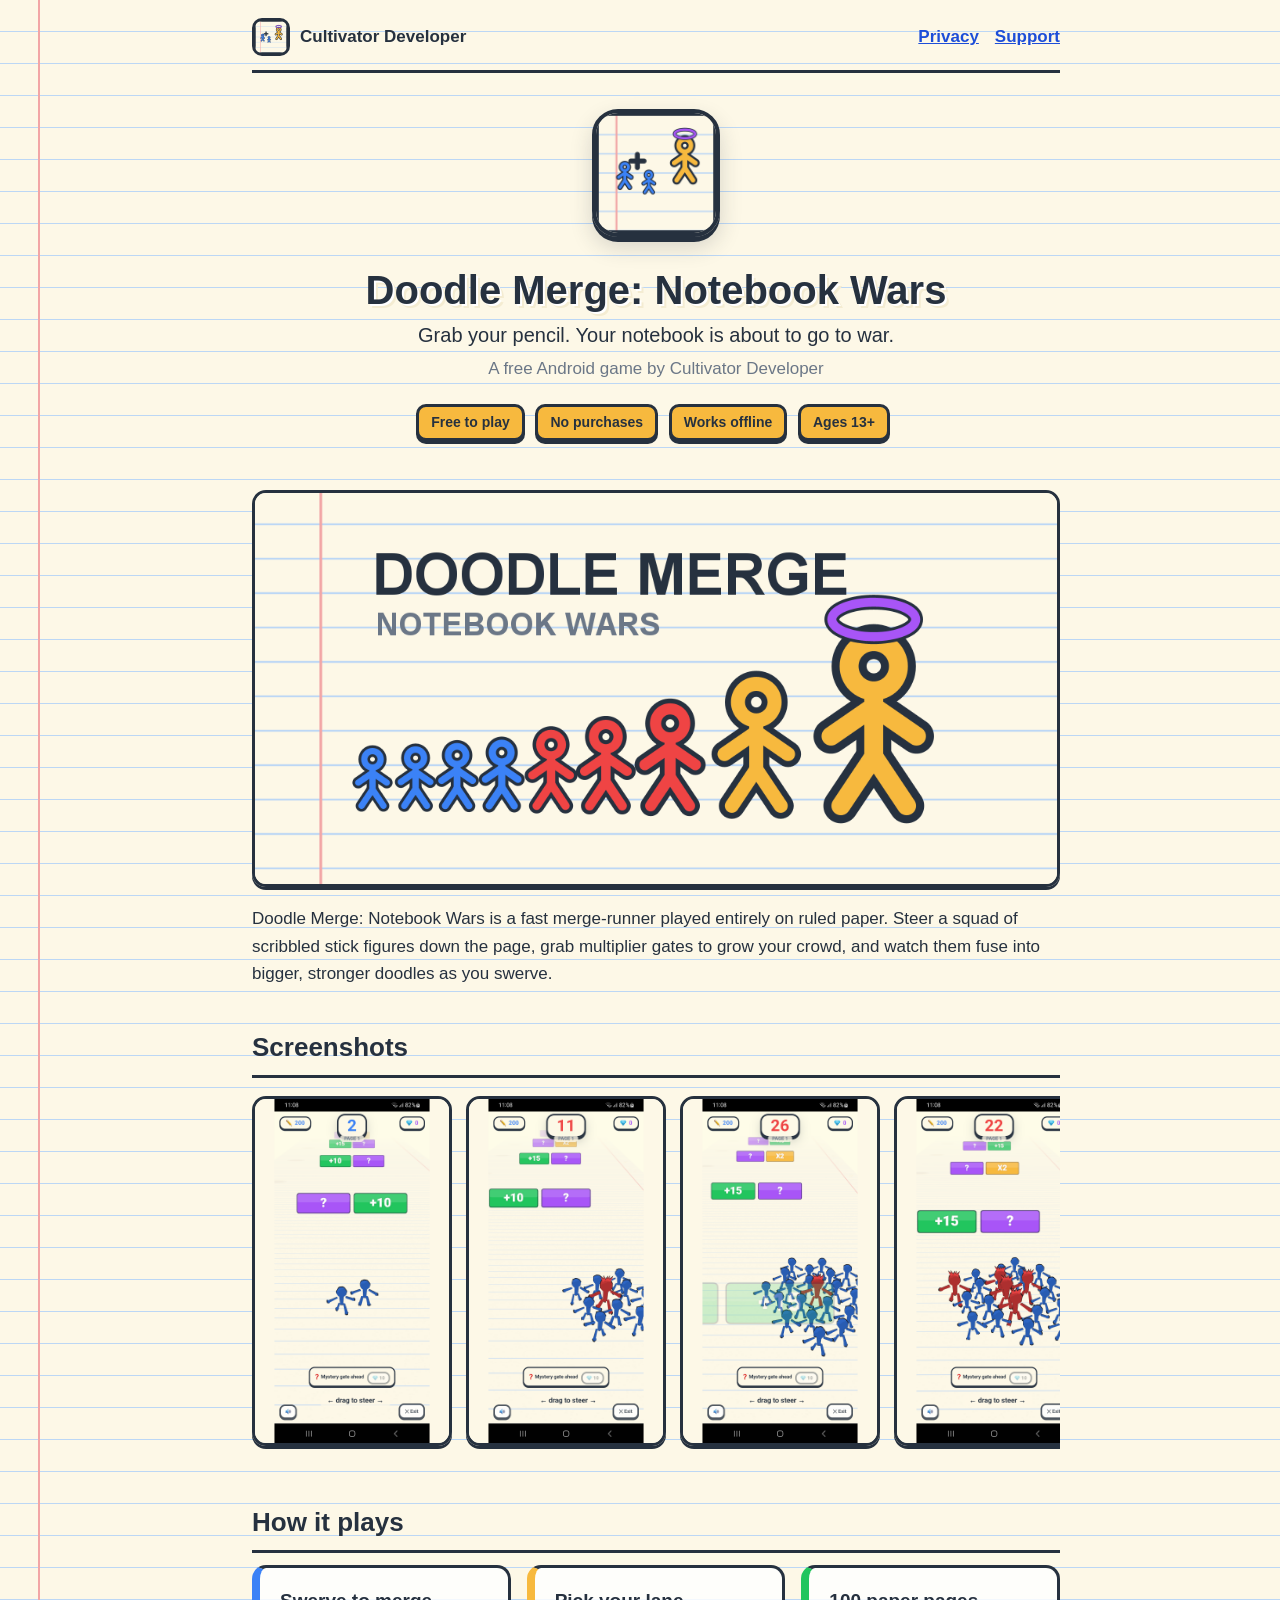
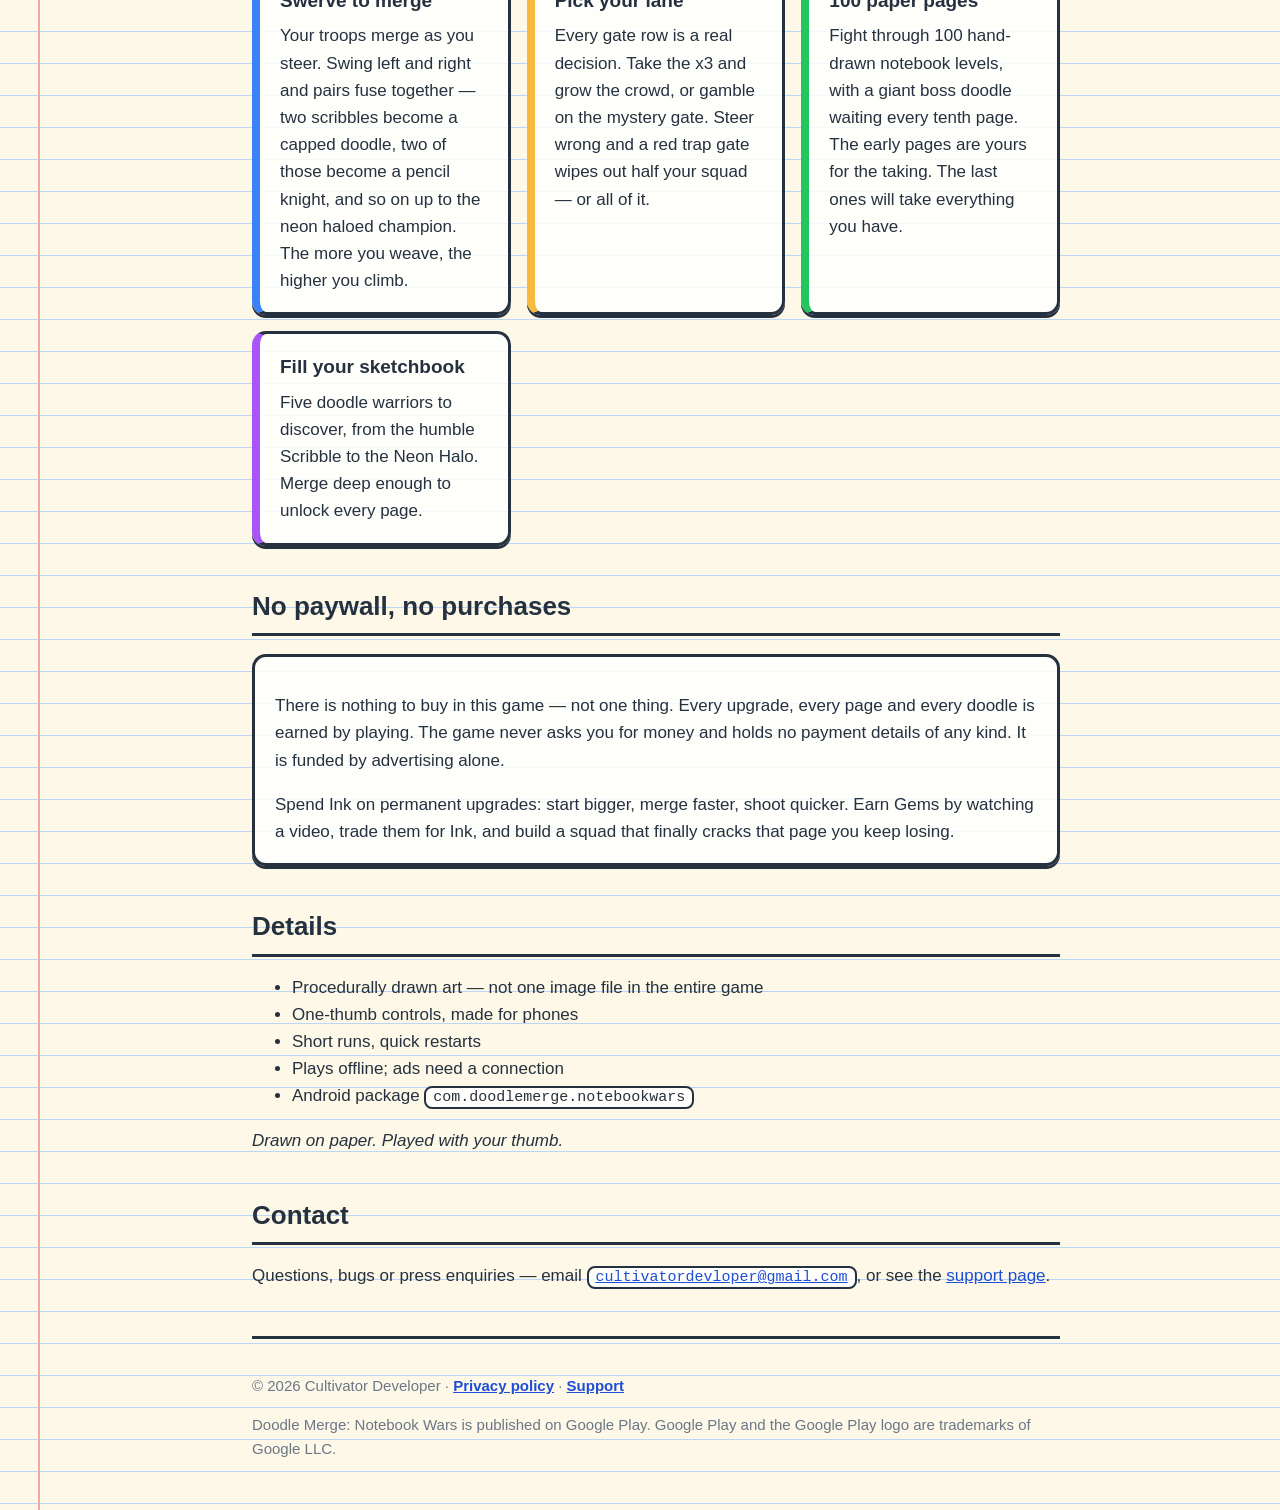
<file: index.html>
<!DOCTYPE html>
<html lang="en">
<head>
<meta charset="utf-8" />
<meta name="viewport" content="width=device-width, initial-scale=1" />
<title>Doodle Merge: Notebook Wars — Cultivator Developer</title>
<meta name="description" content="Doodle Merge: Notebook Wars is a free merge-runner played entirely on ruled paper. Merge stick figures into an army and battle across 100 hand-drawn pages. No purchases, ever." />
<meta name="theme-color" content="#fdf8e7" />
<link rel="icon" href="assets/icon-512.png" />
<link rel="stylesheet" href="assets/site.css" />
</head>
<body>
<div class="wrap">

  <header class="topbar">
    <a class="brand" href="./">
      <img src="assets/icon-512.png" alt="" />
      <span>Cultivator Developer</span>
    </a>
    <nav>
      <a href="privacy/">Privacy</a>
      <a href="support/">Support</a>
    </nav>
  </header>

  <main>
    <section class="hero">
      <img class="icon" src="assets/icon-512.png" alt="Doodle Merge: Notebook Wars app icon" />
      <h1>Doodle Merge: Notebook Wars</h1>
      <p class="tagline">Grab your pencil. Your notebook is about to go to war.</p>
      <p class="byline">A free Android game by Cultivator Developer</p>
      <p>
        <span class="badge">Free to play</span>
        <span class="badge">No purchases</span>
        <span class="badge">Works offline</span>
        <span class="badge">Ages 13+</span>
      </p>
    </section>

    <img class="feature" src="assets/feature.png" alt="Doodle Merge: Notebook Wars key art" />

    <p>
      Doodle Merge: Notebook Wars is a fast merge-runner played entirely on ruled paper.
      Steer a squad of scribbled stick figures down the page, grab multiplier gates to grow
      your crowd, and watch them fuse into bigger, stronger doodles as you swerve.
    </p>

    <h2>Screenshots</h2>
    <div class="shots">
      <img src="assets/shot-1.png" alt="Running down a ruled notebook page with a squad of doodles" />
      <img src="assets/shot-2.png" alt="Choosing between multiplier gates mid-run" />
      <img src="assets/shot-3.png" alt="A merged squad of pencil knights charging" />
      <img src="assets/shot-4.png" alt="Battling a giant boss doodle at the end of a page" />
    </div>

    <h2>How it plays</h2>
    <div class="features">
      <div class="card tick blue">
        <h3>Swerve to merge</h3>
        <p>
          Your troops merge as you steer. Swing left and right and pairs fuse together — two
          scribbles become a capped doodle, two of those become a pencil knight, and so on up
          to the neon haloed champion. The more you weave, the higher you climb.
        </p>
      </div>
      <div class="card tick gold">
        <h3>Pick your lane</h3>
        <p>
          Every gate row is a real decision. Take the x3 and grow the crowd, or gamble on the
          mystery gate. Steer wrong and a red trap gate wipes out half your squad — or all of it.
        </p>
      </div>
      <div class="card tick">
        <h3>100 paper pages</h3>
        <p>
          Fight through 100 hand-drawn notebook levels, with a giant boss doodle waiting every
          tenth page. The early pages are yours for the taking. The last ones will take
          everything you have.
        </p>
      </div>
      <div class="card tick violet">
        <h3>Fill your sketchbook</h3>
        <p>
          Five doodle warriors to discover, from the humble Scribble to the Neon Halo. Merge
          deep enough to unlock every page.
        </p>
      </div>
    </div>

    <h2>No paywall, no purchases</h2>
    <div class="card">
      <p>
        There is nothing to buy in this game — not one thing. Every upgrade, every page and
        every doodle is earned by playing. The game never asks you for money and holds no
        payment details of any kind. It is funded by advertising alone.
      </p>
      <p style="margin-bottom:0">
        Spend Ink on permanent upgrades: start bigger, merge faster, shoot quicker. Earn Gems
        by watching a video, trade them for Ink, and build a squad that finally cracks that
        page you keep losing.
      </p>
    </div>

    <h2>Details</h2>
    <ul>
      <li>Procedurally drawn art — not one image file in the entire game</li>
      <li>One-thumb controls, made for phones</li>
      <li>Short runs, quick restarts</li>
      <li>Plays offline; ads need a connection</li>
      <li>Android package <code class="mail">com.doodlemerge.notebookwars</code></li>
    </ul>

    <p><em>Drawn on paper. Played with your thumb.</em></p>

    <h2>Contact</h2>
    <p>
      Questions, bugs or press enquiries — email
      <a href="mailto:cultivatordevloper@gmail.com" class="mail">cultivatordevloper@gmail.com</a>,
      or see the <a href="support/">support page</a>.
    </p>
  </main>

  <footer>
    <p>
      &copy; 2026 Cultivator Developer &middot;
      <a href="privacy/">Privacy policy</a> &middot;
      <a href="support/">Support</a>
    </p>
    <p>Doodle Merge: Notebook Wars is published on Google Play. Google Play and the Google Play logo are trademarks of Google LLC.</p>
  </footer>

</div>
</body>
</html>
</file>
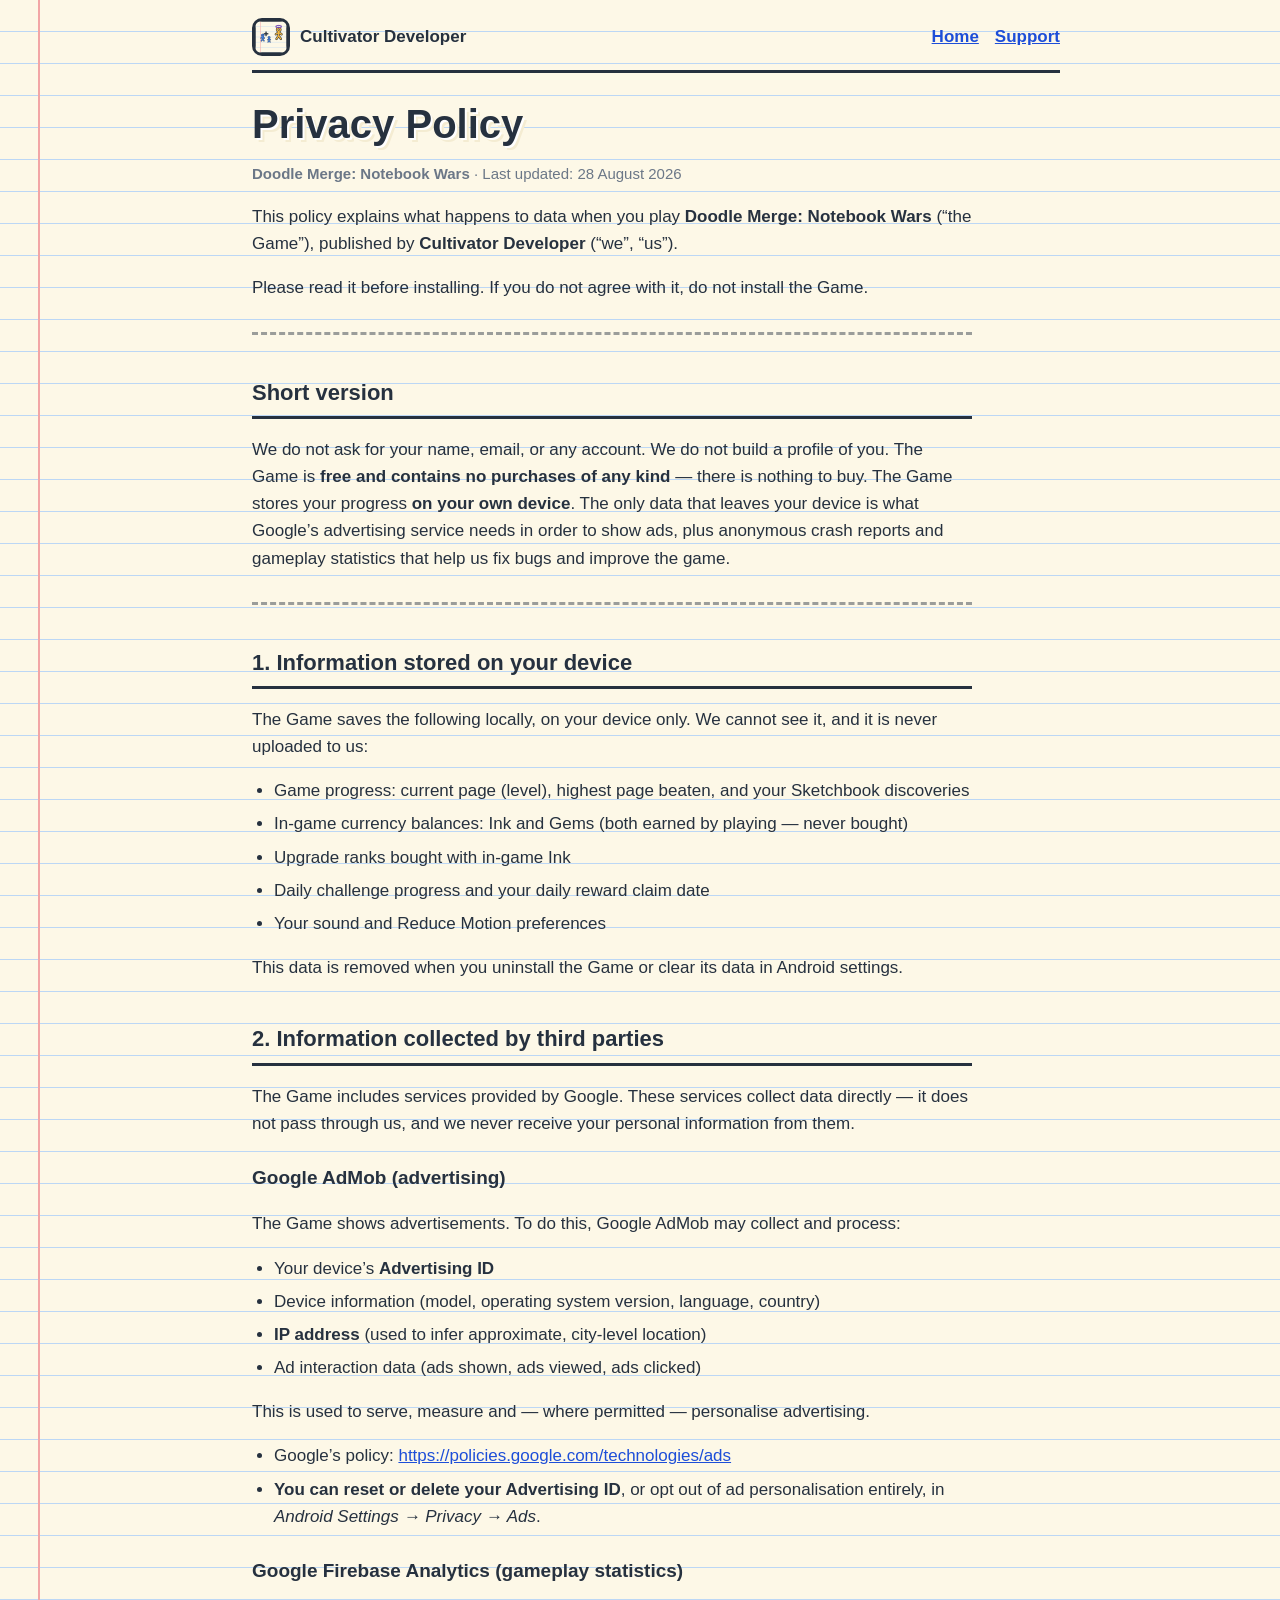
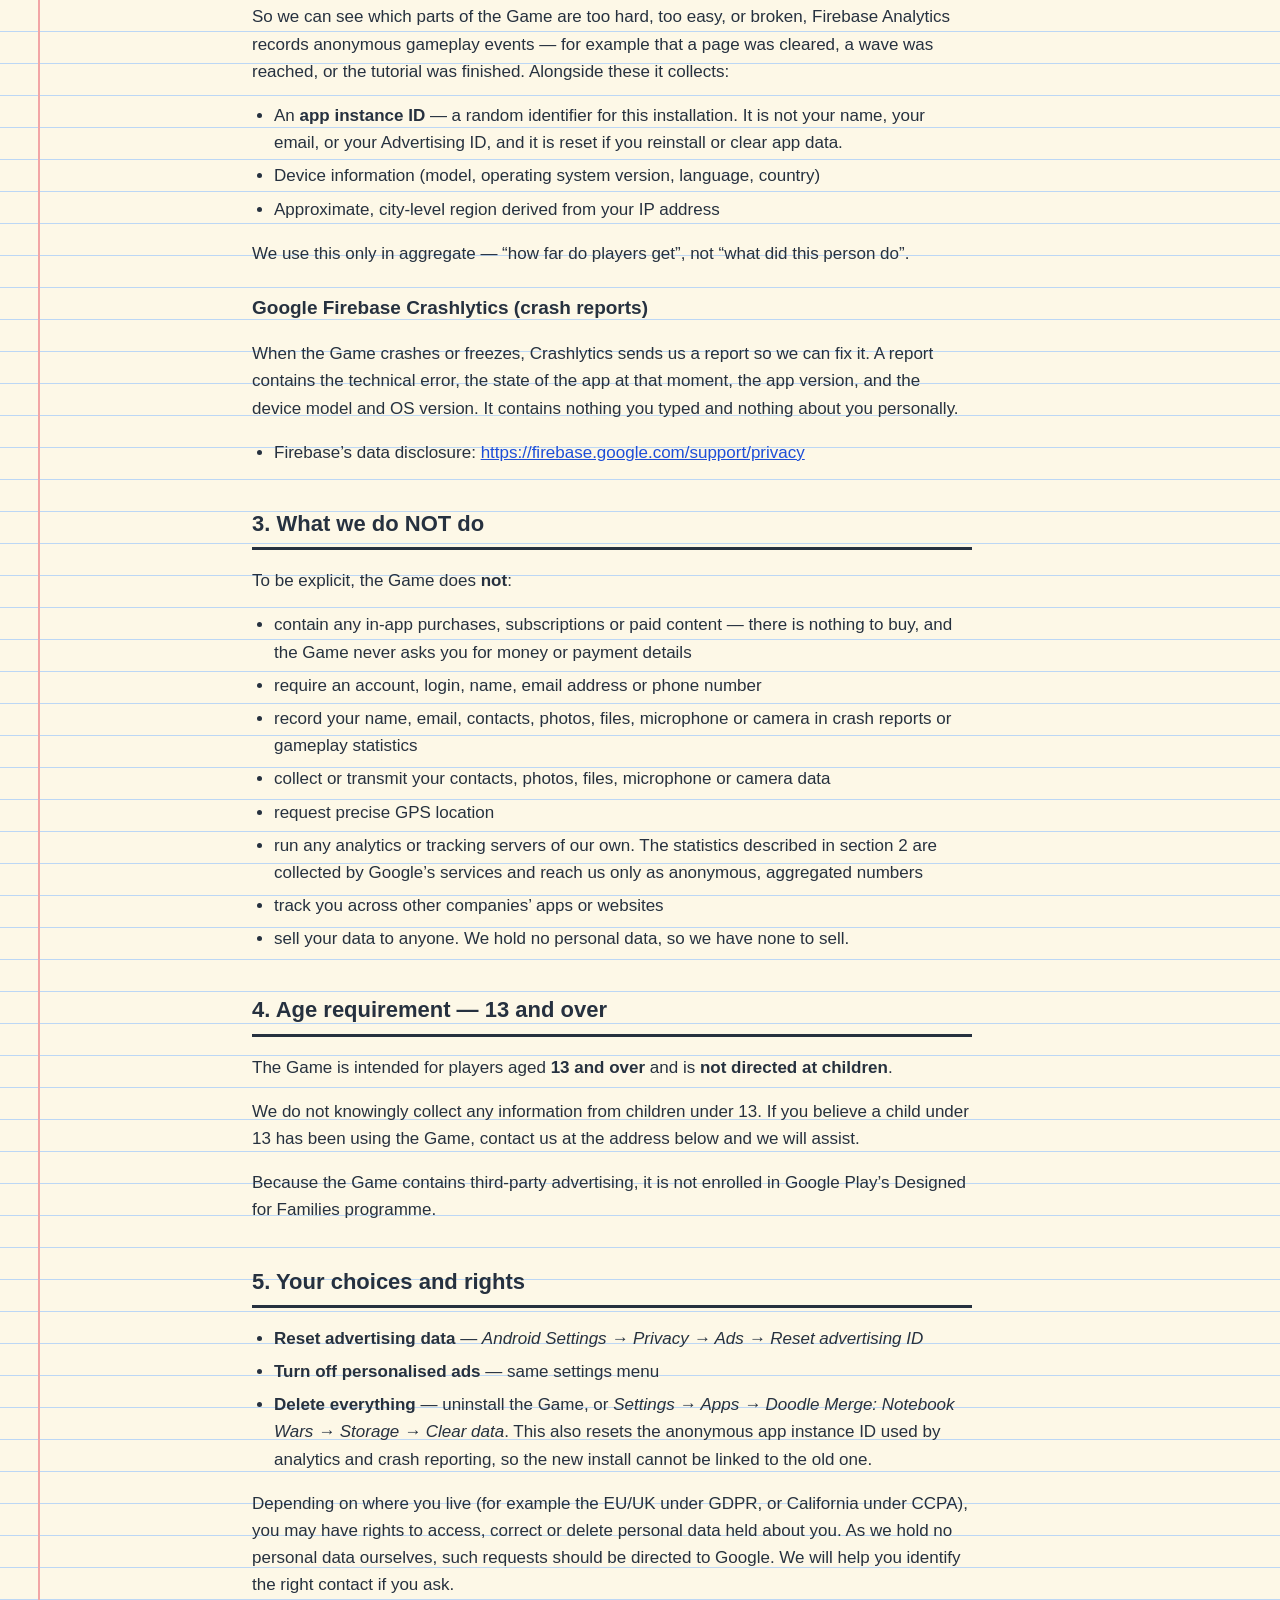
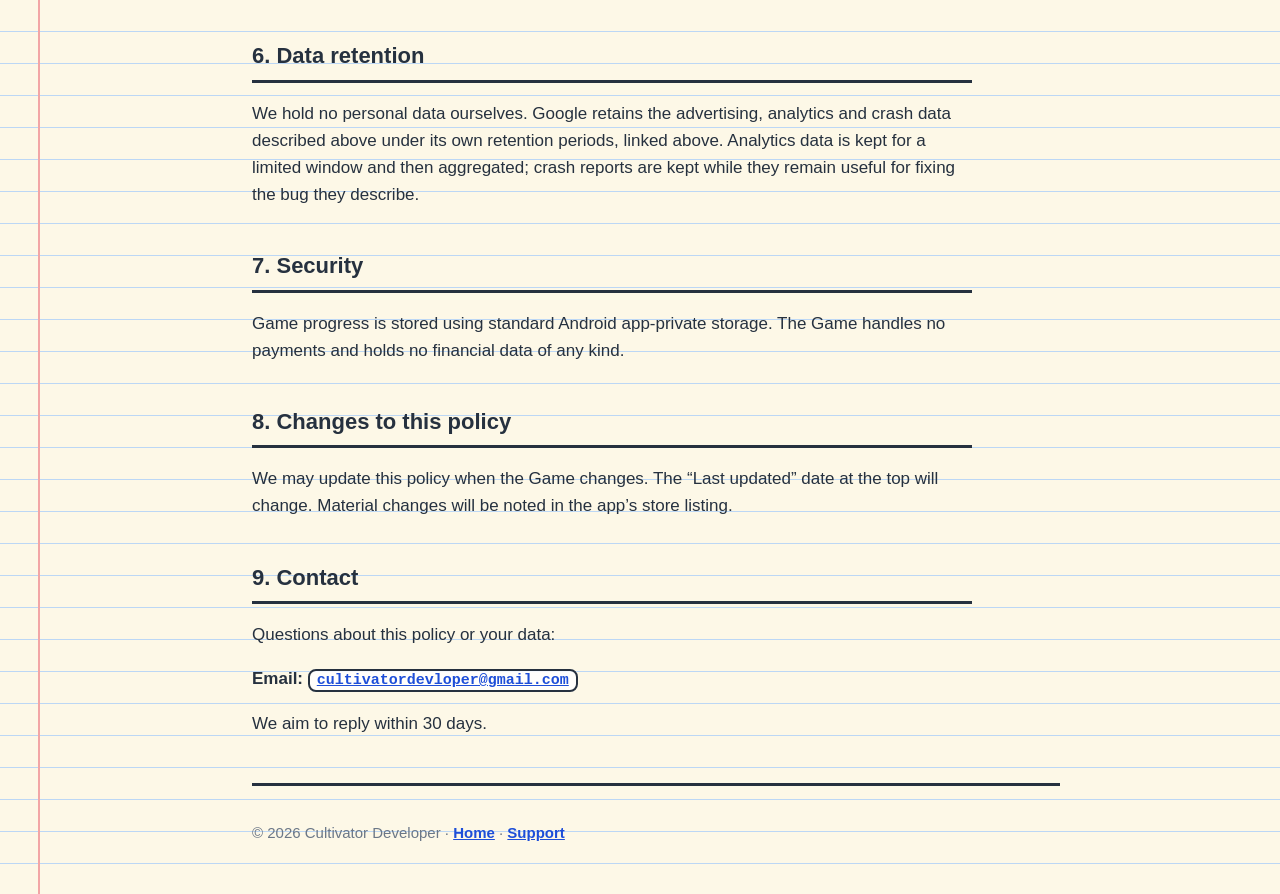
<file: privacy/index.html>
<!DOCTYPE html>
<html lang="en">
<head>
<meta charset="utf-8" />
<meta name="viewport" content="width=device-width, initial-scale=1" />
<title>Privacy Policy — Doodle Merge: Notebook Wars</title>
<meta name="description" content="Privacy policy for Doodle Merge: Notebook Wars by Cultivator Developer." />
<meta name="theme-color" content="#fdf8e7" />
<link rel="icon" href="../assets/icon-512.png" />
<link rel="stylesheet" href="../assets/site.css" />
</head>
<body>
<div class="wrap">

  <header class="topbar">
    <a class="brand" href="../">
      <img src="../assets/icon-512.png" alt="" />
      <span>Cultivator Developer</span>
    </a>
    <nav>
      <a href="../">Home</a>
      <a href="../support/">Support</a>
    </nav>
  </header>

  <main class="doc">
    <h1>Privacy Policy</h1>
    <p class="updated"><strong>Doodle Merge: Notebook Wars</strong> &middot; Last updated: 28 August 2026</p>

    <p>
      This policy explains what happens to data when you play <strong>Doodle Merge: Notebook Wars</strong>
      (&ldquo;the Game&rdquo;), published by <strong>Cultivator Developer</strong> (&ldquo;we&rdquo;, &ldquo;us&rdquo;).
    </p>
    <p>Please read it before installing. If you do not agree with it, do not install the Game.</p>

    <hr />

    <h2>Short version</h2>
    <p>
      We do not ask for your name, email, or any account. We do not build a profile of you.
      The Game is <strong>free and contains no purchases of any kind</strong> &mdash; there is nothing to buy.
      The Game stores your progress <strong>on your own device</strong>. The only data that leaves your
      device is what Google&rsquo;s advertising service needs in order to show ads, plus anonymous
      crash reports and gameplay statistics that help us fix bugs and improve the game.
    </p>

    <hr />

    <h2>1. Information stored on your device</h2>
    <p>
      The Game saves the following locally, on your device only. We cannot see it, and it is
      never uploaded to us:
    </p>
    <ul>
      <li>Game progress: current page (level), highest page beaten, and your Sketchbook discoveries</li>
      <li>In-game currency balances: Ink and Gems (both earned by playing &mdash; never bought)</li>
      <li>Upgrade ranks bought with in-game Ink</li>
      <li>Daily challenge progress and your daily reward claim date</li>
      <li>Your sound and Reduce Motion preferences</li>
    </ul>
    <p>This data is removed when you uninstall the Game or clear its data in Android settings.</p>

    <h2>2. Information collected by third parties</h2>
    <p>
      The Game includes services provided by Google. These services collect data directly &mdash;
      it does not pass through us, and we never receive your personal information from them.
    </p>

    <h3>Google AdMob (advertising)</h3>
    <p>The Game shows advertisements. To do this, Google AdMob may collect and process:</p>
    <ul>
      <li>Your device&rsquo;s <strong>Advertising ID</strong></li>
      <li>Device information (model, operating system version, language, country)</li>
      <li><strong>IP address</strong> (used to infer approximate, city-level location)</li>
      <li>Ad interaction data (ads shown, ads viewed, ads clicked)</li>
    </ul>
    <p>This is used to serve, measure and &mdash; where permitted &mdash; personalise advertising.</p>
    <ul>
      <li>Google&rsquo;s policy:
        <a href="https://policies.google.com/technologies/ads">https://policies.google.com/technologies/ads</a></li>
      <li><strong>You can reset or delete your Advertising ID</strong>, or opt out of ad personalisation
        entirely, in <em>Android Settings &rarr; Privacy &rarr; Ads</em>.</li>
    </ul>

    <h3>Google Firebase Analytics (gameplay statistics)</h3>
    <p>
      So we can see which parts of the Game are too hard, too easy, or broken, Firebase Analytics
      records anonymous gameplay events &mdash; for example that a page was cleared, a wave was reached,
      or the tutorial was finished. Alongside these it collects:
    </p>
    <ul>
      <li>An <strong>app instance ID</strong> &mdash; a random identifier for this installation. It is not your
        name, your email, or your Advertising ID, and it is reset if you reinstall or clear app data.</li>
      <li>Device information (model, operating system version, language, country)</li>
      <li>Approximate, city-level region derived from your IP address</li>
    </ul>
    <p>
      We use this only in aggregate &mdash; &ldquo;how far do players get&rdquo;, not
      &ldquo;what did this person do&rdquo;.
    </p>

    <h3>Google Firebase Crashlytics (crash reports)</h3>
    <p>
      When the Game crashes or freezes, Crashlytics sends us a report so we can fix it. A report
      contains the technical error, the state of the app at that moment, the app version, and the
      device model and OS version. It contains nothing you typed and nothing about you personally.
    </p>
    <ul>
      <li>Firebase&rsquo;s data disclosure:
        <a href="https://firebase.google.com/support/privacy">https://firebase.google.com/support/privacy</a></li>
    </ul>

    <h2>3. What we do NOT do</h2>
    <p>To be explicit, the Game does <strong>not</strong>:</p>
    <ul>
      <li>contain any in-app purchases, subscriptions or paid content &mdash; there is nothing to buy,
        and the Game never asks you for money or payment details</li>
      <li>require an account, login, name, email address or phone number</li>
      <li>record your name, email, contacts, photos, files, microphone or camera in crash reports
        or gameplay statistics</li>
      <li>collect or transmit your contacts, photos, files, microphone or camera data</li>
      <li>request precise GPS location</li>
      <li>run any analytics or tracking servers of our own. The statistics described in section 2 are
        collected by Google&rsquo;s services and reach us only as anonymous, aggregated numbers</li>
      <li>track you across other companies&rsquo; apps or websites</li>
      <li>sell your data to anyone. We hold no personal data, so we have none to sell.</li>
    </ul>

    <h2>4. Age requirement &mdash; 13 and over</h2>
    <p>
      The Game is intended for players aged <strong>13 and over</strong> and is
      <strong>not directed at children</strong>.
    </p>
    <p>
      We do not knowingly collect any information from children under 13. If you believe a child
      under 13 has been using the Game, contact us at the address below and we will assist.
    </p>
    <p>
      Because the Game contains third-party advertising, it is not enrolled in Google Play&rsquo;s
      Designed for Families programme.
    </p>

    <h2>5. Your choices and rights</h2>
    <ul>
      <li><strong>Reset advertising data</strong> &mdash;
        <em>Android Settings &rarr; Privacy &rarr; Ads &rarr; Reset advertising ID</em></li>
      <li><strong>Turn off personalised ads</strong> &mdash; same settings menu</li>
      <li><strong>Delete everything</strong> &mdash; uninstall the Game, or
        <em>Settings &rarr; Apps &rarr; Doodle Merge: Notebook Wars &rarr; Storage &rarr; Clear data</em>.
        This also resets the anonymous app instance ID used by analytics and crash reporting, so the
        new install cannot be linked to the old one.</li>
    </ul>
    <p>
      Depending on where you live (for example the EU/UK under GDPR, or California under CCPA),
      you may have rights to access, correct or delete personal data held about you. As we hold
      no personal data ourselves, such requests should be directed to Google. We will help you
      identify the right contact if you ask.
    </p>

    <h2>6. Data retention</h2>
    <p>
      We hold no personal data ourselves. Google retains the advertising, analytics and crash data
      described above under its own retention periods, linked above. Analytics data is kept for a
      limited window and then aggregated; crash reports are kept while they remain useful for fixing
      the bug they describe.
    </p>

    <h2>7. Security</h2>
    <p>
      Game progress is stored using standard Android app-private storage. The Game handles no
      payments and holds no financial data of any kind.
    </p>

    <h2>8. Changes to this policy</h2>
    <p>
      We may update this policy when the Game changes. The &ldquo;Last updated&rdquo; date at the top will
      change. Material changes will be noted in the app&rsquo;s store listing.
    </p>

    <h2>9. Contact</h2>
    <p>Questions about this policy or your data:</p>
    <p>
      <strong>Email:
        <a href="mailto:cultivatordevloper@gmail.com" class="mail">cultivatordevloper@gmail.com</a></strong>
    </p>
    <p>We aim to reply within 30 days.</p>
  </main>

  <footer>
    <p>
      &copy; 2026 Cultivator Developer &middot;
      <a href="../">Home</a> &middot;
      <a href="../support/">Support</a>
    </p>
  </footer>

</div>
</body>
</html>
</file>
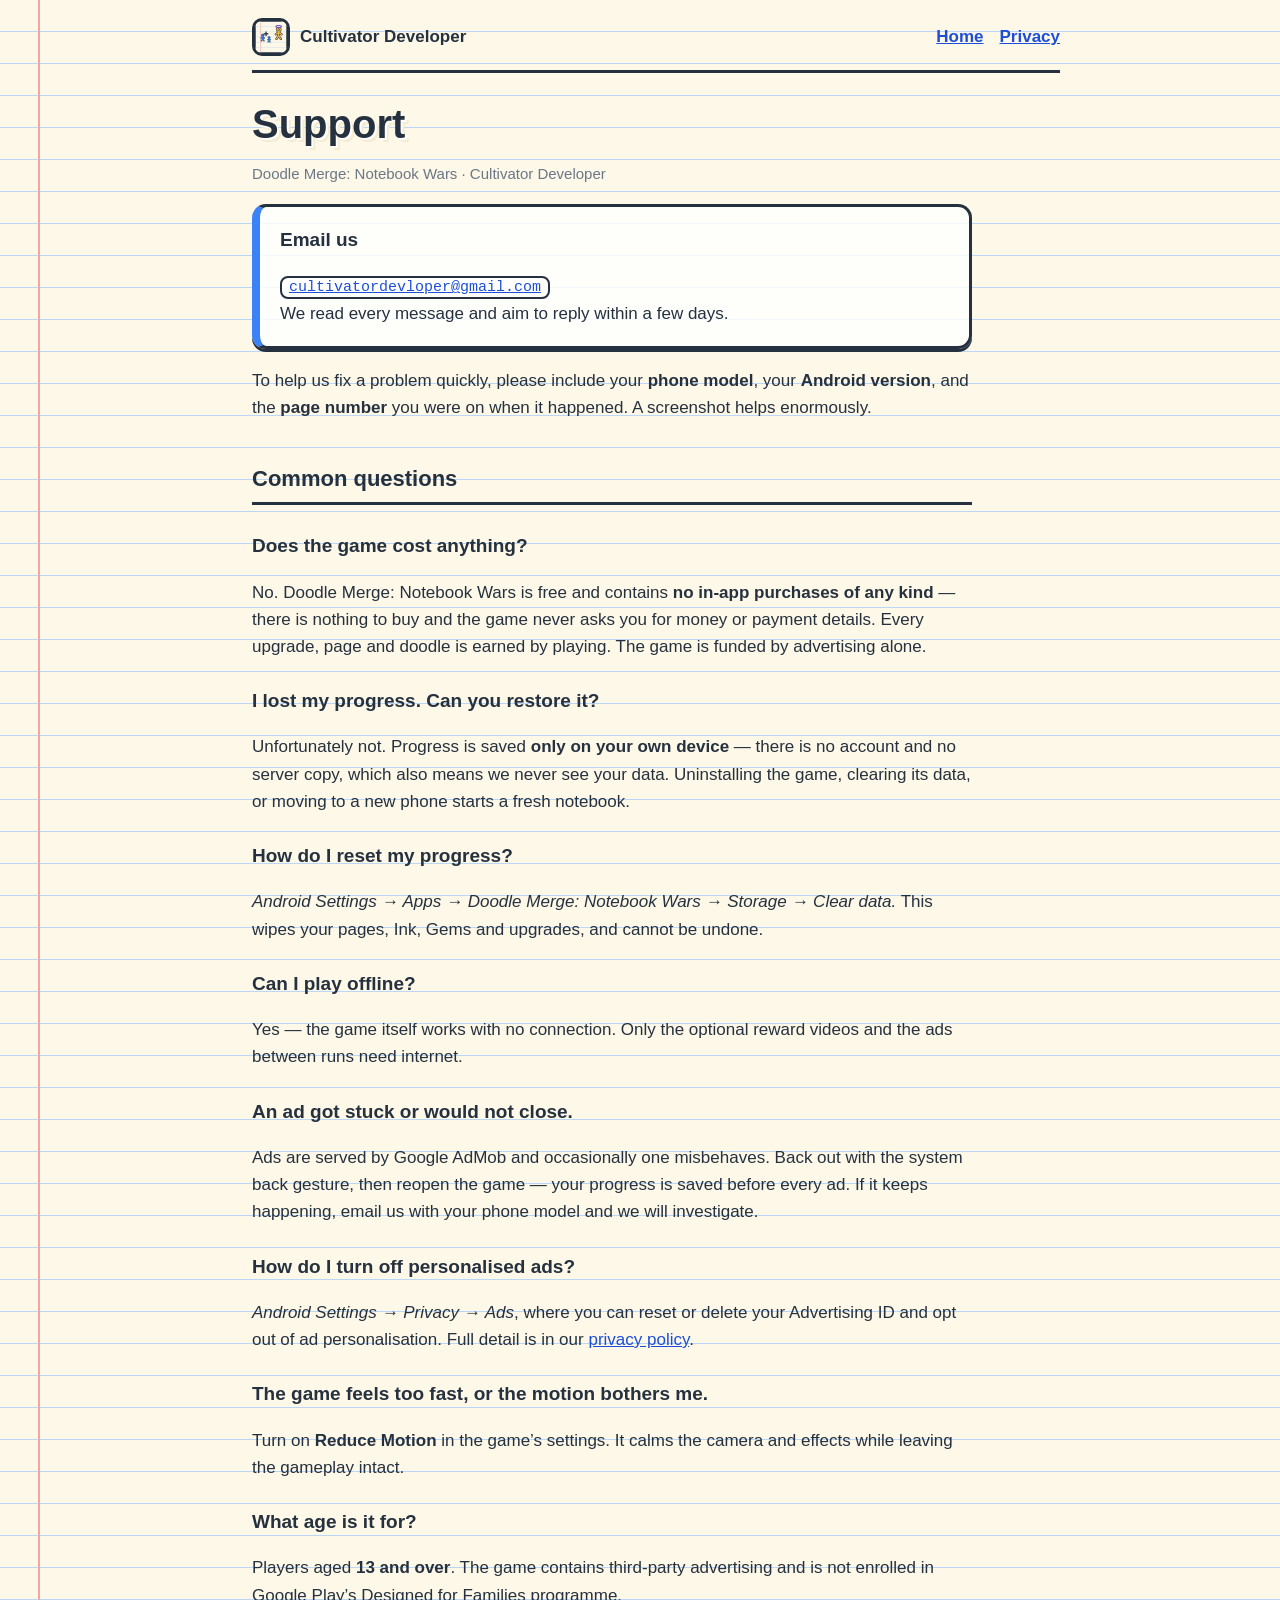
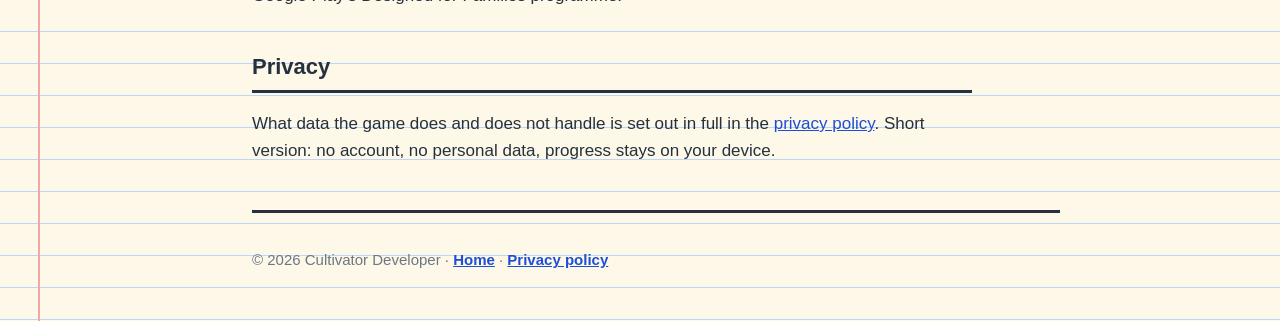
<file: support/index.html>
<!DOCTYPE html>
<html lang="en">
<head>
<meta charset="utf-8" />
<meta name="viewport" content="width=device-width, initial-scale=1" />
<title>Support — Doodle Merge: Notebook Wars</title>
<meta name="description" content="Help, contact details and answers to common questions for Doodle Merge: Notebook Wars." />
<meta name="theme-color" content="#fdf8e7" />
<link rel="icon" href="../assets/icon-512.png" />
<link rel="stylesheet" href="../assets/site.css" />
</head>
<body>
<div class="wrap">

  <header class="topbar">
    <a class="brand" href="../">
      <img src="../assets/icon-512.png" alt="" />
      <span>Cultivator Developer</span>
    </a>
    <nav>
      <a href="../">Home</a>
      <a href="../privacy/">Privacy</a>
    </nav>
  </header>

  <main class="doc">
    <h1>Support</h1>
    <p class="updated">Doodle Merge: Notebook Wars &middot; Cultivator Developer</p>

    <div class="card tick blue">
      <h3 style="margin-top:0">Email us</h3>
      <p style="margin-bottom:0">
        <a href="mailto:cultivatordevloper@gmail.com" class="mail">cultivatordevloper@gmail.com</a><br />
        We read every message and aim to reply within a few days.
      </p>
    </div>

    <p>
      To help us fix a problem quickly, please include your <strong>phone model</strong>, your
      <strong>Android version</strong>, and the <strong>page number</strong> you were on when it
      happened. A screenshot helps enormously.
    </p>

    <h2>Common questions</h2>

    <h3>Does the game cost anything?</h3>
    <p>
      No. Doodle Merge: Notebook Wars is free and contains <strong>no in-app purchases of any
      kind</strong> &mdash; there is nothing to buy and the game never asks you for money or payment
      details. Every upgrade, page and doodle is earned by playing. The game is funded by
      advertising alone.
    </p>

    <h3>I lost my progress. Can you restore it?</h3>
    <p>
      Unfortunately not. Progress is saved <strong>only on your own device</strong> &mdash; there is no
      account and no server copy, which also means we never see your data. Uninstalling the game,
      clearing its data, or moving to a new phone starts a fresh notebook.
    </p>

    <h3>How do I reset my progress?</h3>
    <p>
      <em>Android Settings &rarr; Apps &rarr; Doodle Merge: Notebook Wars &rarr; Storage &rarr; Clear data.</em>
      This wipes your pages, Ink, Gems and upgrades, and cannot be undone.
    </p>

    <h3>Can I play offline?</h3>
    <p>
      Yes &mdash; the game itself works with no connection. Only the optional reward videos and the ads
      between runs need internet.
    </p>

    <h3>An ad got stuck or would not close.</h3>
    <p>
      Ads are served by Google AdMob and occasionally one misbehaves. Back out with the system back
      gesture, then reopen the game &mdash; your progress is saved before every ad. If it keeps
      happening, email us with your phone model and we will investigate.
    </p>

    <h3>How do I turn off personalised ads?</h3>
    <p>
      <em>Android Settings &rarr; Privacy &rarr; Ads</em>, where you can reset or delete your Advertising
      ID and opt out of ad personalisation. Full detail is in our
      <a href="../privacy/">privacy policy</a>.
    </p>

    <h3>The game feels too fast, or the motion bothers me.</h3>
    <p>
      Turn on <strong>Reduce Motion</strong> in the game&rsquo;s settings. It calms the camera and effects
      while leaving the gameplay intact.
    </p>

    <h3>What age is it for?</h3>
    <p>
      Players aged <strong>13 and over</strong>. The game contains third-party advertising and is not
      enrolled in Google Play&rsquo;s Designed for Families programme.
    </p>

    <h2>Privacy</h2>
    <p>
      What data the game does and does not handle is set out in full in the
      <a href="../privacy/">privacy policy</a>. Short version: no account, no personal data, progress
      stays on your device.
    </p>
  </main>

  <footer>
    <p>
      &copy; 2026 Cultivator Developer &middot;
      <a href="../">Home</a> &middot;
      <a href="../privacy/">Privacy policy</a>
    </p>
  </footer>

</div>
</body>
</html>
</file>
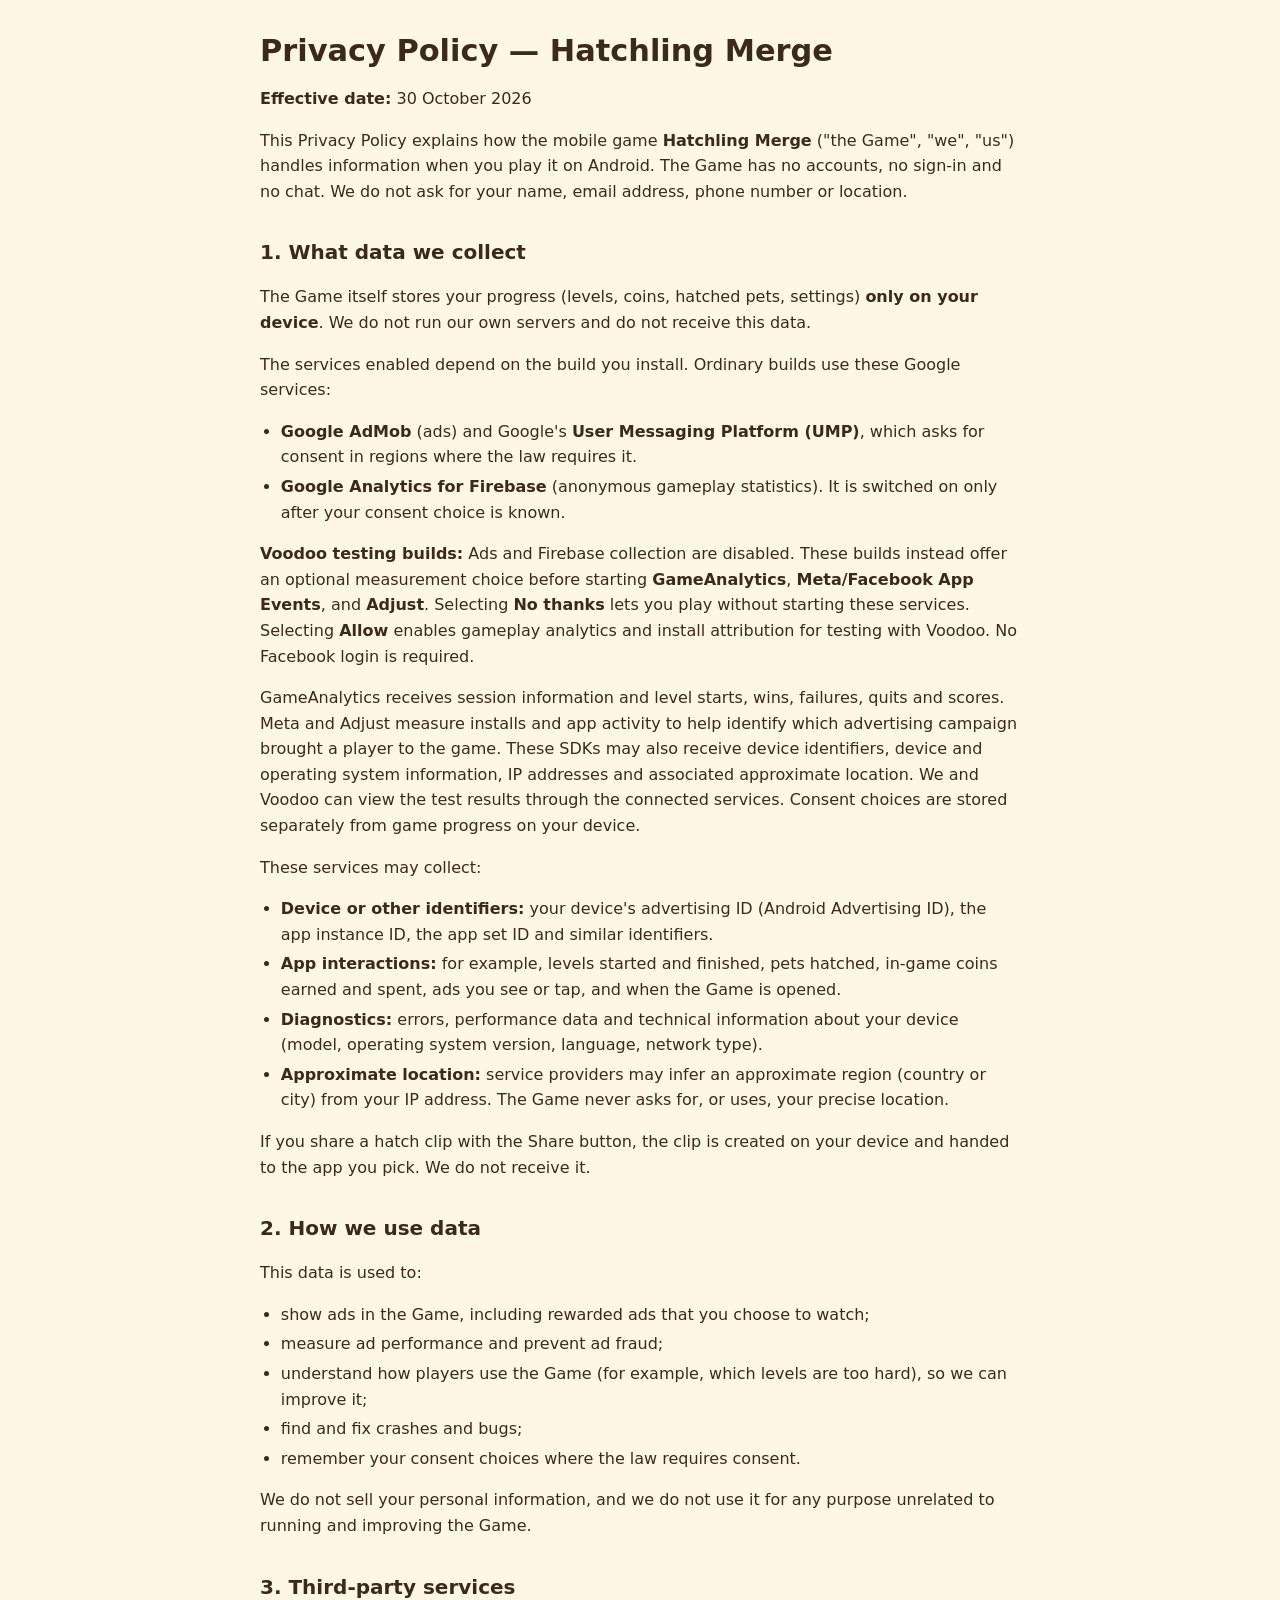
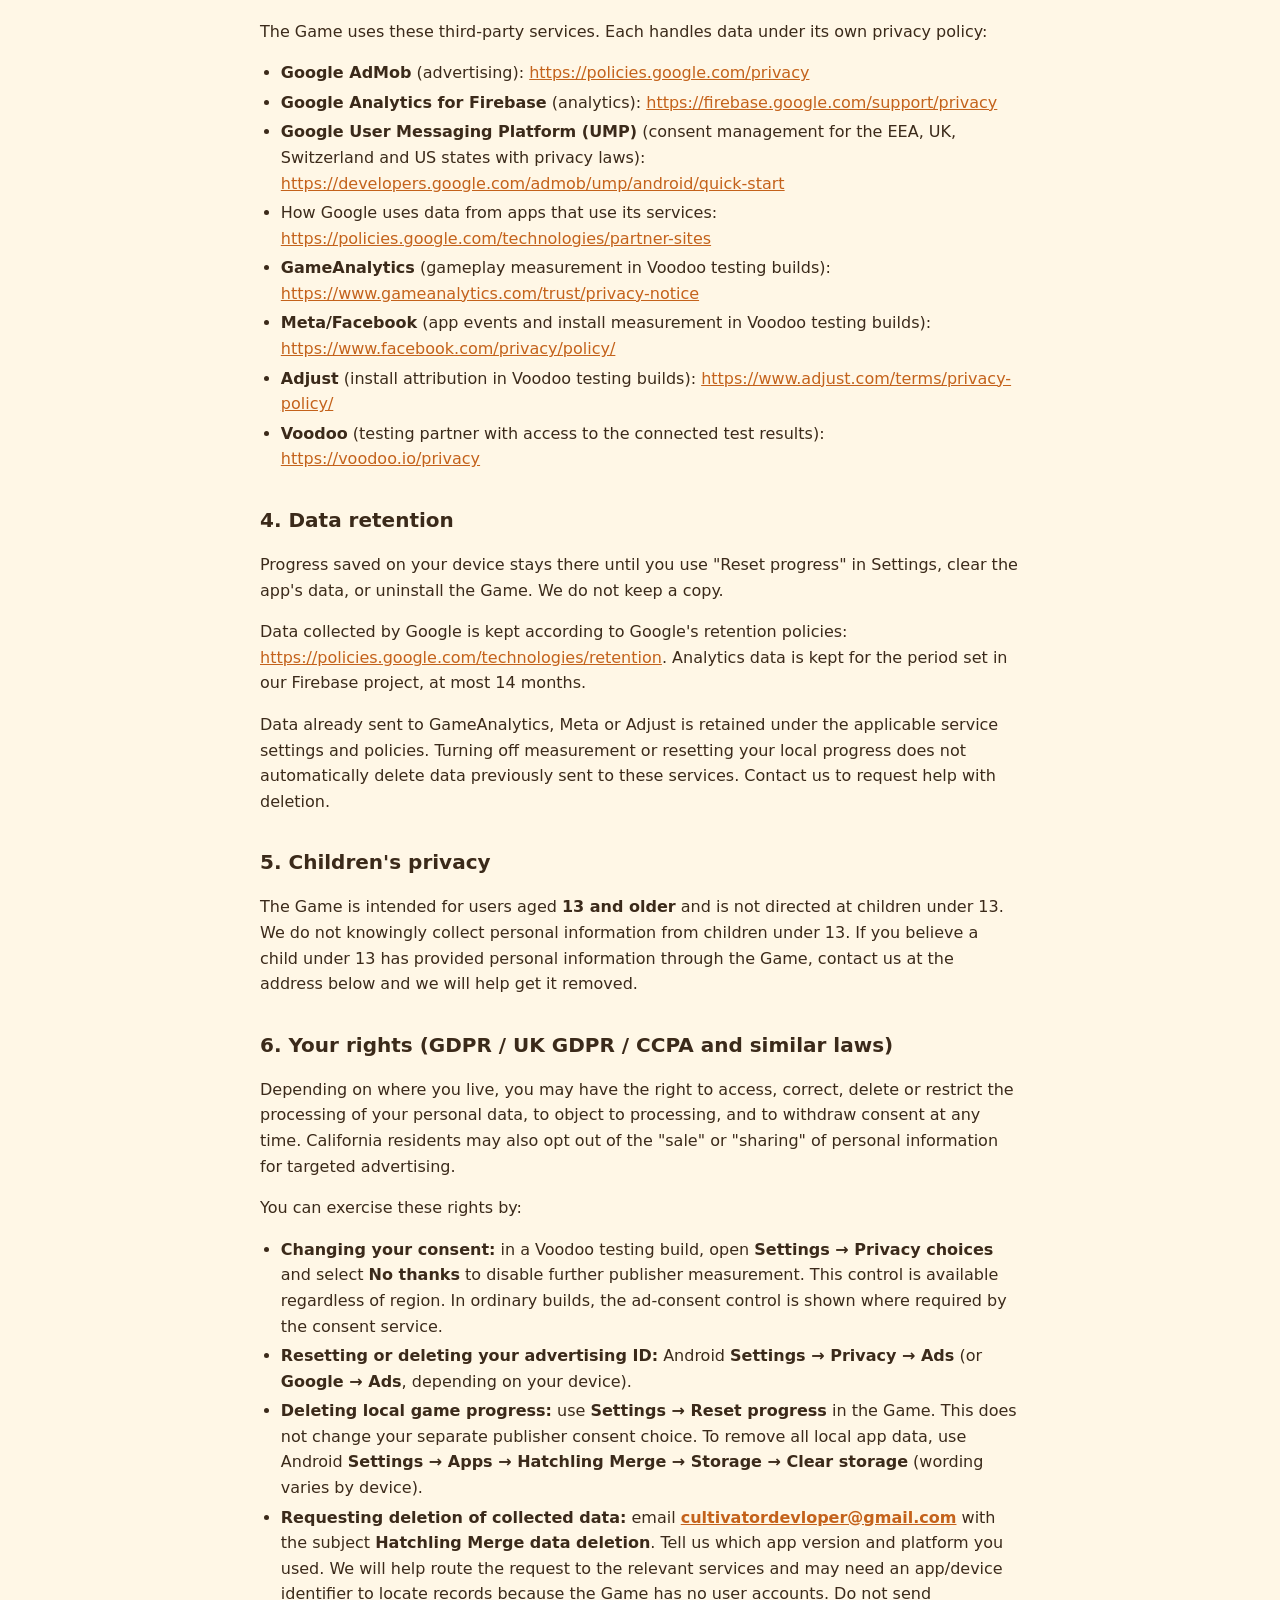
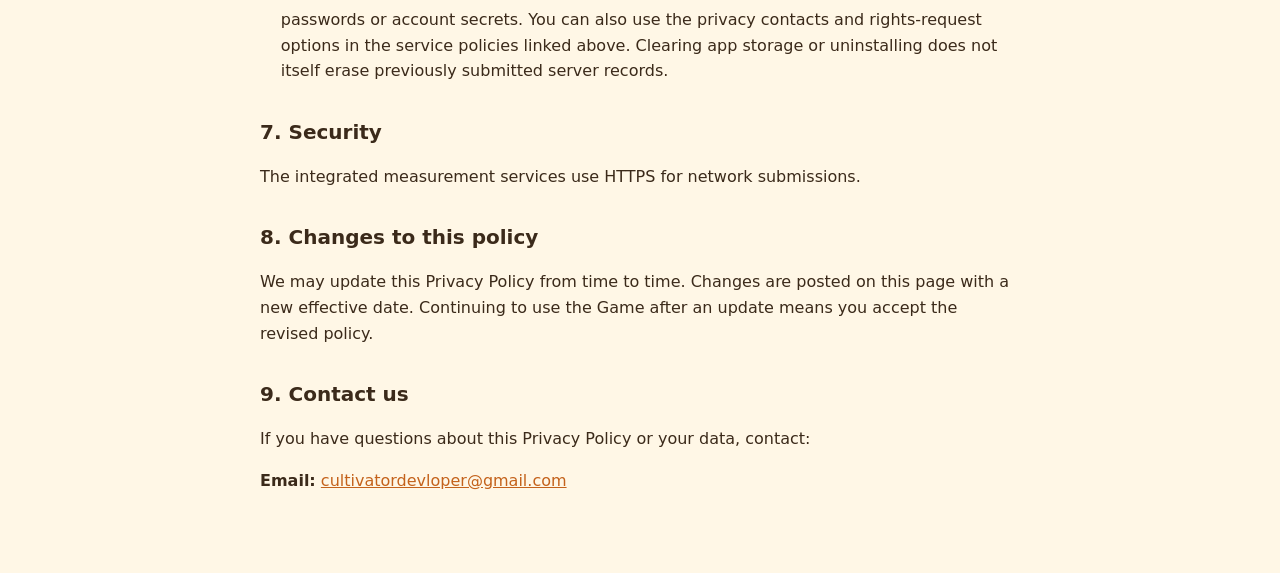
<file: hatchling-merge/privacy/index.html>
<!doctype html>
<html lang="en">
<head>
<meta charset="utf-8">
<meta name="viewport" content="width=device-width, initial-scale=1">
<title>Privacy Policy — Hatchling Merge</title>
<style>
  :root { --bg: #fff7e6; --ink: #3b2a1a; --muted: #7a6450; --accent: #c4621b; --card: #ffffff; }
  @media (prefers-color-scheme: dark) { :root { --bg: #1d1712; --ink: #f3e9dc; --muted: #c8b6a2; --accent: #ffb26b; --card: #2a221b; } }
  body { margin: 0; background: var(--bg); color: var(--ink); font: 16px/1.6 system-ui, -apple-system, "Segoe UI", Roboto, sans-serif; }
  main { max-width: 760px; margin: 0 auto; padding: 32px 16px 64px; }
  h1 { font-size: 1.9rem; line-height: 1.25; margin: 0 0 8px; }
  h2 { font-size: 1.25rem; margin: 32px 0 8px; }
  a { color: var(--accent); overflow-wrap: anywhere; }
  ul { padding-left: 1.3em; }
  li { margin: 4px 0; }
</style>
</head>
<body>
<main>
<h1>Privacy Policy — Hatchling Merge</h1>
<p><strong>Effective date:</strong> 30 October 2026</p>
<p>This Privacy Policy explains how the mobile game <strong>Hatchling Merge</strong> ("the Game", "we", "us") handles information when you play it on Android. The Game has no accounts, no sign-in and no chat. We do not ask for your name, email address, phone number or location.</p>
<h2>1. What data we collect</h2>
<p>The Game itself stores your progress (levels, coins, hatched pets, settings) <strong>only on your device</strong>. We do not run our own servers and do not receive this data.</p>
<p>The services enabled depend on the build you install. Ordinary builds use these Google services:</p>
<ul>
<li><strong>Google AdMob</strong> (ads) and Google's <strong>User Messaging Platform (UMP)</strong>, which asks for consent in regions where the law requires it.</li>
<li><strong>Google Analytics for Firebase</strong> (anonymous gameplay statistics). It is switched on only after your consent choice is known.</li>
</ul>
<p><strong>Voodoo testing builds:</strong> Ads and Firebase collection are disabled. These builds instead offer an optional measurement choice before starting <strong>GameAnalytics</strong>, <strong>Meta/Facebook App Events</strong>, and <strong>Adjust</strong>. Selecting <strong>No thanks</strong> lets you play without starting these services. Selecting <strong>Allow</strong> enables gameplay analytics and install attribution for testing with Voodoo. No Facebook login is required.</p>
<p>GameAnalytics receives session information and level starts, wins, failures, quits and scores. Meta and Adjust measure installs and app activity to help identify which advertising campaign brought a player to the game. These SDKs may also receive device identifiers, device and operating system information, IP addresses and associated approximate location. We and Voodoo can view the test results through the connected services. Consent choices are stored separately from game progress on your device.</p>
<p>These services may collect:</p>
<ul>
<li><strong>Device or other identifiers:</strong> your device's advertising ID (Android Advertising ID), the app instance ID, the app set ID and similar identifiers.</li>
<li><strong>App interactions:</strong> for example, levels started and finished, pets hatched, in-game coins earned and spent, ads you see or tap, and when the Game is opened.</li>
<li><strong>Diagnostics:</strong> errors, performance data and technical information about your device (model, operating system version, language, network type).</li>
<li><strong>Approximate location:</strong> service providers may infer an approximate region (country or city) from your IP address. The Game never asks for, or uses, your precise location.</li>
</ul>
<p>If you share a hatch clip with the Share button, the clip is created on your device and handed to the app you pick. We do not receive it.</p>
<h2>2. How we use data</h2>
<p>This data is used to:</p>
<ul>
<li>show ads in the Game, including rewarded ads that you choose to watch;</li>
<li>measure ad performance and prevent ad fraud;</li>
<li>understand how players use the Game (for example, which levels are too hard), so we can improve it;</li>
<li>find and fix crashes and bugs;</li>
<li>remember your consent choices where the law requires consent.</li>
</ul>
<p>We do not sell your personal information, and we do not use it for any purpose unrelated to running and improving the Game.</p>
<h2>3. Third-party services</h2>
<p>The Game uses these third-party services. Each handles data under its own privacy policy:</p>
<ul>
<li><strong>Google AdMob</strong> (advertising): <a href="https://policies.google.com/privacy">https://policies.google.com/privacy</a></li>
<li><strong>Google Analytics for Firebase</strong> (analytics): <a href="https://firebase.google.com/support/privacy">https://firebase.google.com/support/privacy</a></li>
<li><strong>Google User Messaging Platform (UMP)</strong> (consent management for the EEA, UK, Switzerland and US states with privacy laws): <a href="https://developers.google.com/admob/ump/android/quick-start">https://developers.google.com/admob/ump/android/quick-start</a></li>
<li>How Google uses data from apps that use its services: <a href="https://policies.google.com/technologies/partner-sites">https://policies.google.com/technologies/partner-sites</a></li>
<li><strong>GameAnalytics</strong> (gameplay measurement in Voodoo testing builds): <a href="https://www.gameanalytics.com/trust/privacy-notice">https://www.gameanalytics.com/trust/privacy-notice</a></li>
<li><strong>Meta/Facebook</strong> (app events and install measurement in Voodoo testing builds): <a href="https://www.facebook.com/privacy/policy/">https://www.facebook.com/privacy/policy/</a></li>
<li><strong>Adjust</strong> (install attribution in Voodoo testing builds): <a href="https://www.adjust.com/terms/privacy-policy/">https://www.adjust.com/terms/privacy-policy/</a></li>
<li><strong>Voodoo</strong> (testing partner with access to the connected test results): <a href="https://voodoo.io/privacy">https://voodoo.io/privacy</a></li>
</ul>
<h2>4. Data retention</h2>
<p>Progress saved on your device stays there until you use "Reset progress" in Settings, clear the app's data, or uninstall the Game. We do not keep a copy.</p>
<p>Data collected by Google is kept according to Google's retention policies: <a href="https://policies.google.com/technologies/retention">https://policies.google.com/technologies/retention</a>. Analytics data is kept for the period set in our Firebase project, at most 14 months.</p>
<p>Data already sent to GameAnalytics, Meta or Adjust is retained under the applicable service settings and policies. Turning off measurement or resetting your local progress does not automatically delete data previously sent to these services. Contact us to request help with deletion.</p>
<h2>5. Children's privacy</h2>
<p>The Game is intended for users aged <strong>13 and older</strong> and is not directed at children under 13. We do not knowingly collect personal information from children under 13. If you believe a child under 13 has provided personal information through the Game, contact us at the address below and we will help get it removed.</p>
<h2>6. Your rights (GDPR / UK GDPR / CCPA and similar laws)</h2>
<p>Depending on where you live, you may have the right to access, correct, delete or restrict the processing of your personal data, to object to processing, and to withdraw consent at any time. California residents may also opt out of the "sale" or "sharing" of personal information for targeted advertising.</p>
<p>You can exercise these rights by:</p>
<ul>
<li><strong>Changing your consent:</strong> in a Voodoo testing build, open <strong>Settings → Privacy choices</strong> and select <strong>No thanks</strong> to disable further publisher measurement. This control is available regardless of region. In ordinary builds, the ad-consent control is shown where required by the consent service.</li>
<li><strong>Resetting or deleting your advertising ID:</strong> Android <strong>Settings → Privacy → Ads</strong> (or <strong>Google → Ads</strong>, depending on your device).</li>
<li><strong>Deleting local game progress:</strong> use <strong>Settings → Reset progress</strong> in the Game. This does not change your separate publisher consent choice. To remove all local app data, use Android <strong>Settings → Apps → Hatchling Merge → Storage → Clear storage</strong> (wording varies by device).</li>
<li><strong>Requesting deletion of collected data:</strong> email <strong><a href="mailto:cultivatordevloper@gmail.com">cultivatordevloper@gmail.com</a></strong> with the subject <strong>Hatchling Merge data deletion</strong>. Tell us which app version and platform you used. We will help route the request to the relevant services and may need an app/device identifier to locate records because the Game has no user accounts. Do not send passwords or account secrets. You can also use the privacy contacts and rights-request options in the service policies linked above. Clearing app storage or uninstalling does not itself erase previously submitted server records.</li>
</ul>
<h2>7. Security</h2>
<p>The integrated measurement services use HTTPS for network submissions.</p>
<h2>8. Changes to this policy</h2>
<p>We may update this Privacy Policy from time to time. Changes are posted on this page with a new effective date. Continuing to use the Game after an update means you accept the revised policy.</p>
<h2>9. Contact us</h2>
<p>If you have questions about this Privacy Policy or your data, contact:</p>
<p><strong>Email:</strong> <a href="mailto:cultivatordevloper@gmail.com">cultivatordevloper@gmail.com</a></p>
</main>
</body>
</html>
</file>
<file: assets/site.css>
/* Doodle Merge: Notebook Wars — developer site.
   Palette and paper surface lifted from the game's index.html so the site and
   the game read as one thing. No external fonts, no CDNs. */
:root {
  --paper:      #fdf8e7;
  --paper-deep: #f4ecd2;
  --rule:       #bcd7f5;
  --margin:     #f2a6a6;
  --ink:        #26313f;
  --ink-soft:   #6b7787;
  --gold:       #f7b93e;
  --blue:       #3b82f6;
  --green:      #22c55e;
  --violet:     #a855f7;
  --r-sm: 10px; --r-md: 14px; --r-lg: 20px;
  --bw: 3px;
  --shadow: 0 3px 0 var(--ink);
  --shadow-lg: 0 5px 0 var(--ink), 0 10px 22px rgba(38,49,63,.18);
  --wrap: 880px;
}

* { box-sizing: border-box; }

html { -webkit-text-size-adjust: 100%; }

body {
  margin: 0;
  padding: 0;
  color: var(--ink);
  font-family: "Comic Sans MS", "Segoe UI Rounded", "Trebuchet MS", sans-serif;
  font-size: 17px;
  line-height: 1.6;
  background-color: var(--paper);
  background-image:
    linear-gradient(to right, transparent 0 38px, var(--margin) 38px 40px, transparent 40px),
    repeating-linear-gradient(to bottom, transparent 0 31px, var(--rule) 31px 32px);
}

.wrap { max-width: var(--wrap); margin: 0 auto; padding: 0 20px 0 52px; }

a { color: #1d4ed8; }
a:hover { color: var(--ink); }

/* ---- header / nav ---- */
.topbar {
  display: flex; flex-wrap: wrap; align-items: center; gap: 10px 18px;
  padding: 18px 0 14px;
  border-bottom: var(--bw) solid var(--ink);
  margin-bottom: 28px;
}
.topbar .brand {
  display: flex; align-items: center; gap: 10px;
  font-weight: bold; text-decoration: none; color: var(--ink);
}
.topbar .brand img {
  width: 38px; height: 38px; border-radius: var(--r-sm);
  border: var(--bw) solid var(--ink);
}
.topbar nav { margin-left: auto; display: flex; gap: 16px; flex-wrap: wrap; }
.topbar nav a { font-weight: bold; }

/* ---- hero ---- */
.hero { text-align: center; padding: 8px 0 4px; }
.hero img.icon {
  width: 128px; height: 128px; border-radius: 26px;
  border: 4px solid var(--ink); box-shadow: var(--shadow-lg);
}
h1 {
  font-size: 40px; line-height: 1.15; margin: 22px 0 6px;
  text-shadow: 2px 2px 0 #fff, 4px 4px 0 var(--paper-deep);
}
.tagline { font-size: 20px; margin: 0 0 4px; }
.byline { color: var(--ink-soft); margin: 0 0 22px; }

h2 {
  font-size: 26px; margin: 40px 0 12px;
  border-bottom: var(--bw) solid var(--ink); padding-bottom: 6px;
}
h3 { font-size: 19px; margin: 26px 0 6px; }

/* ---- cards ---- */
.card {
  background: rgba(255,255,255,.82);
  border: var(--bw) solid var(--ink);
  border-radius: var(--r-md);
  box-shadow: var(--shadow);
  padding: 18px 20px;
  margin: 18px 0;
}
.features { display: grid; gap: 16px; grid-template-columns: repeat(auto-fit, minmax(240px, 1fr)); }
.features .card { margin: 0; }
.features h3 { margin-top: 0; }
.features p { margin: 0; }
.tick { border-left: 8px solid var(--green); }
.tick.blue { border-left-color: var(--blue); }
.tick.gold { border-left-color: var(--gold); }
.tick.violet { border-left-color: var(--violet); }

.badge {
  display: inline-block; font-weight: bold; font-size: 14px;
  background: var(--gold); color: var(--ink);
  border: var(--bw) solid var(--ink); border-radius: var(--r-sm);
  padding: 4px 12px; box-shadow: var(--shadow); margin: 0 6px 10px 0;
}

/* ---- screenshots ---- */
.shots {
  display: flex; gap: 14px; overflow-x: auto;
  padding: 6px 2px 16px; scroll-snap-type: x mandatory;
}
.shots img {
  flex: 0 0 auto; width: 200px; height: auto;
  border: var(--bw) solid var(--ink); border-radius: var(--r-md);
  box-shadow: var(--shadow); scroll-snap-align: start;
}

img.feature {
  display: block; width: 100%; height: auto; max-width: 100%;
  border: var(--bw) solid var(--ink); border-radius: var(--r-md);
  box-shadow: var(--shadow); margin: 18px 0;
}

/* ---- document pages (privacy / support) ---- */
.doc { max-width: 720px; }
.doc h2 { font-size: 22px; }
.doc ul { padding-left: 22px; }
.doc li { margin: 6px 0; }
.doc .updated { color: var(--ink-soft); font-size: 15px; }
.doc code, .mail {
  font-family: "Consolas", "Courier New", monospace;
  background: rgba(255,255,255,.85);
  border: 2px solid var(--ink); border-radius: 8px;
  padding: 1px 7px; font-size: 15px;
}

hr {
  border: none; border-top: var(--bw) dashed var(--ink);
  opacity: .45; margin: 30px 0;
}

footer {
  margin-top: 46px; padding: 20px 0 34px;
  border-top: var(--bw) solid var(--ink);
  color: var(--ink-soft); font-size: 15px;
}
footer a { font-weight: bold; }

@media (max-width: 620px) {
  body { font-size: 16px; }
  .wrap { padding: 0 16px 0 48px; }
  h1 { font-size: 30px; }
  h2 { font-size: 22px; }
  .hero img.icon { width: 104px; height: 104px; }
  .shots img { width: 160px; }
}
</file>
